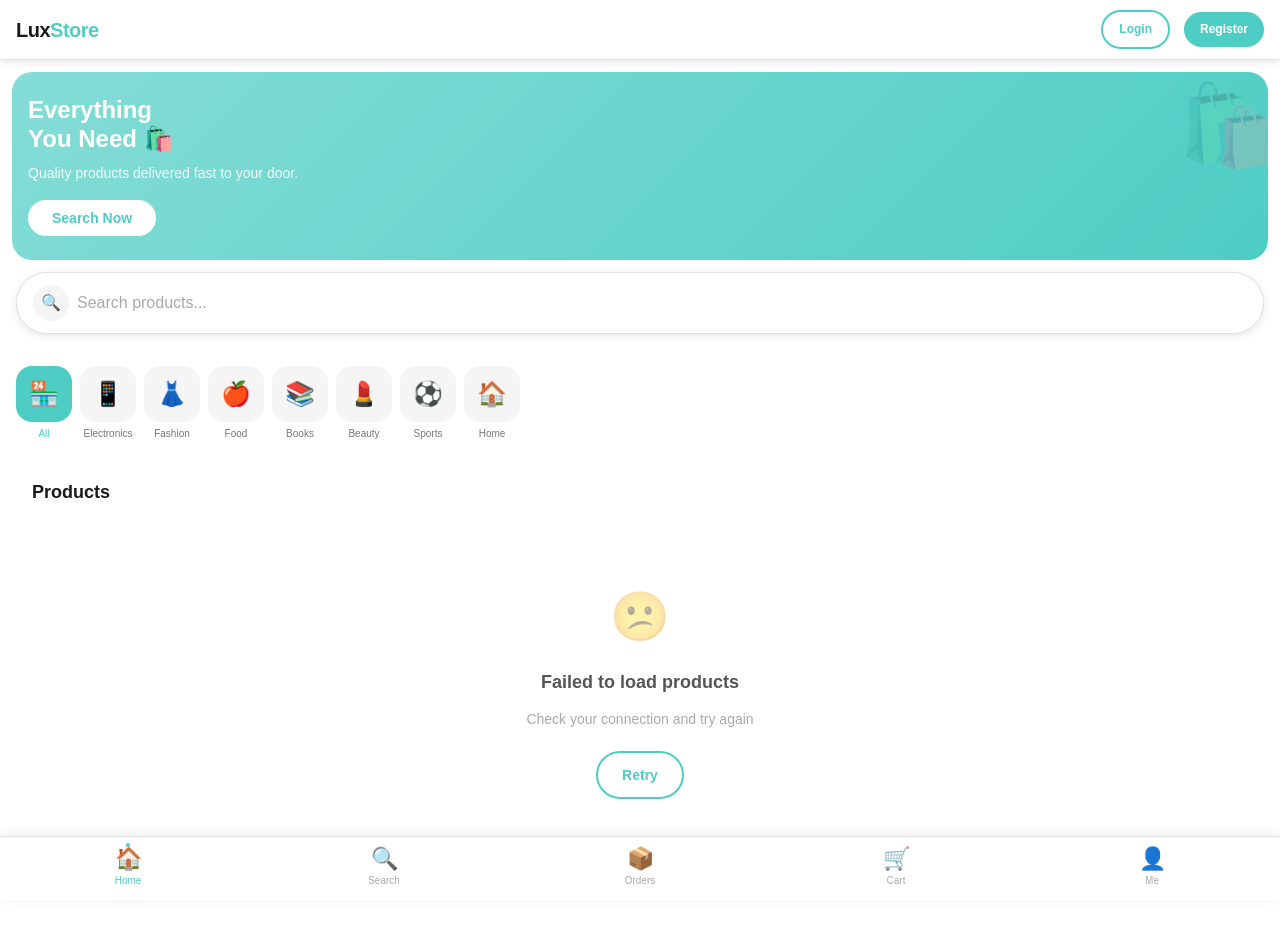
<file: index.html>
<!DOCTYPE html>
<html lang="en">

  <head>
    <meta charset="UTF-8" />
    <meta name="viewport" content="width=device-width, initial-scale=1.0, maximum-scale=1.0" />
    <title>LuxStore — Shop</title>
    <link rel="stylesheet" href="/css/style.css" />
    <link rel="stylesheet" href="/css/navbar.css" />
    <link rel="stylesheet" href="/css/products.css" />
  </head>

  <body>

    <!-- ── Hero Banner ── -->
    <div class="hero-banner">
      <h1>Everything<br />You Need 🛍️</h1>
      <p>Quality products delivered fast to your door.</p>
      <button class="btn" onclick="document.getElementById('search-input').focus()">
        Search Now
      </button>
    </div>

    <!-- ── Search Panel ── -->
    <div class="search-panel">
      <div class="search-panel-inner">
        <span class="search-panel-icon">🔍</span>
        <input id="search-input" type="search" class="form-control" placeholder="Search products..."
          autocomplete="off" />
      </div>
    </div>

    <!-- ── Categories ── -->
    <div class="categories-section">
      <div class="categories-scroll" id="categories-scroll"></div>
    </div>

    <!-- ── Products ── -->
    <div class="products-section">
      <div class="section-header">
        <h2>Products</h2>
      </div>
      <p class="search-results-header" id="search-results-header" style="display:none"></p>
      <div class="products-grid" id="products-grid"></div>
    </div>

    <!-- Scripts — order matters -->
    <script src="/js/auth.js"></script>
    <script src="/js/api.js"></script>
    <script src="/js/navbar.js"></script>
    <script src="/js/products.js"></script>
  </body>

</html>
</file>
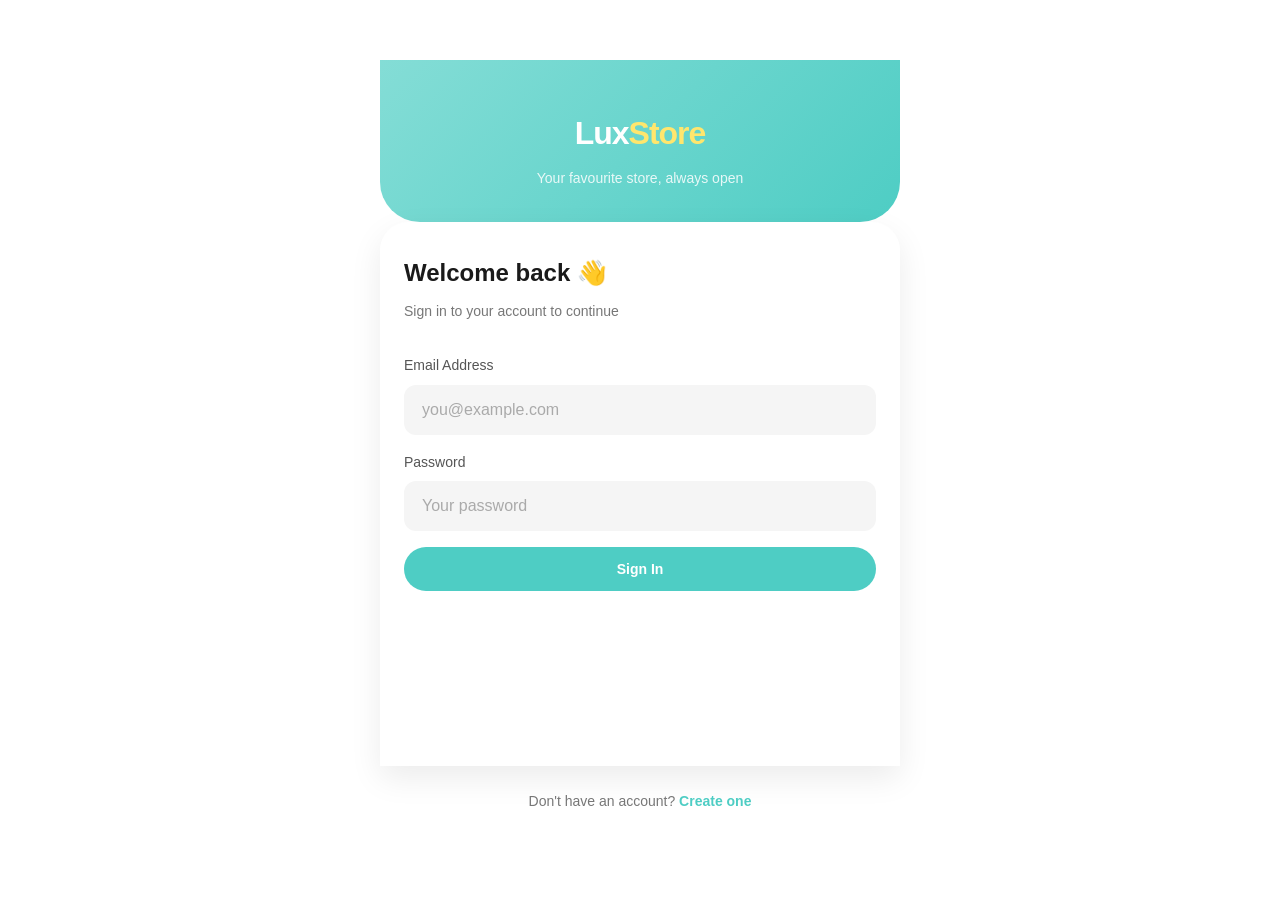
<file: admin.html>
<!DOCTYPE html>
<html lang="en">

  <head>
    <meta charset="UTF-8" />
    <meta name="viewport" content="width=device-width, initial-scale=1.0, maximum-scale=1.0" />
    <title>LuxStore — Admin</title>
    <link rel="stylesheet" href="/css/style.css" />
    <link rel="stylesheet" href="/css/navbar.css" />
    <link rel="stylesheet" href="/css/admin.css" />
  </head>

  <body class="admin-page">

    <!-- Stats -->
    <div class="stats-grid">
      <div class="stat-card green">
        <div class="stat-label">Products</div>
        <div class="stat-value" id="stat-products">—</div>
        <div class="stat-icon">🛍️</div>
      </div>
      <div class="stat-card yellow">
        <div class="stat-label">Orders</div>
        <div class="stat-value" id="stat-orders">—</div>
        <div class="stat-icon">📦</div>
      </div>
      <div class="stat-card pink">
        <div class="stat-label">Revenue</div>
        <div class="stat-value" id="stat-revenue" style="font-size:18px">—</div>
        <div class="stat-icon">💰</div>
      </div>
      <div class="stat-card purple">
        <div class="stat-label">Users</div>
        <div class="stat-value" id="stat-users">—</div>
        <div class="stat-icon">👥</div>
      </div>
    </div>

    <!-- Tab Navigation -->
    <div class="tab-nav">
      <button class="tab-btn active" data-tab="products">Products</button>
      <button class="tab-btn" data-tab="orders">Orders</button>
      <button class="tab-btn" data-tab="users">Users</button>
    </div>

    <!-- Products Tab -->
    <div class="tab-panel active" id="tab-products">
      <div class="admin-table-wrap">
        <table class="admin-table">
          <thead>
            <tr>
              <th>Img</th>
              <th>Name</th>
              <th>Price</th>
              <th>Stock</th>
              <th>Category</th>
              <th>Actions</th>
            </tr>
          </thead>
          <tbody id="products-tbody"></tbody>
        </table>
      </div>
    </div>

    <!-- Orders Tab -->
    <div class="tab-panel" id="tab-orders">
      <div class="admin-table-wrap">
        <table class="admin-table">
          <thead>
            <tr>
              <th>ID</th>
              <th>Customer</th>
              <th>Total</th>
              <th>Status</th>
              <th>Update</th>
            </tr>
          </thead>
          <tbody id="orders-tbody"></tbody>
        </table>
      </div>
    </div>

    <!-- Users Tab -->
    <div class="tab-panel" id="tab-users">
      <div class="admin-table-wrap">
        <table class="admin-table">
          <thead>
            <tr>
              <th>Name</th>
              <th>Email</th>
              <th>Role</th>
              <th>Action</th>
            </tr>
          </thead>
          <tbody id="users-tbody"></tbody>
        </table>
      </div>
    </div>

    <!-- FAB: Add Product -->
    <button class="fab-btn" id="fab-add-product" title="Add Product">+</button>

    <!-- Product Modal -->
    <div class="modal-overlay" id="product-modal">
      <div class="modal">
        <div class="modal-handle"></div>
        <div class="modal-header">
          <h3 id="product-modal-title">Add Product</h3>
          <button class="modal-close" id="close-product-modal">✕</button>
        </div>

        <div id="product-form-alert" class="alert"></div>

        <form id="product-form" novalidate>
          <div class="form-group">
            <label class="form-label">Name *</label>
            <input type="text" id="p-name" class="form-control" placeholder="Product name" />
          </div>
          <div class="form-group">
            <label class="form-label">Description *</label>
            <textarea id="p-description" class="form-control" rows="3" placeholder="Product description"></textarea>
          </div>
          <div class="product-form">
            <div class="form-row">
              <div class="form-group">
                <label class="form-label">Price ($) *</label>
                <input type="number" id="p-price" class="form-control" placeholder="0.00" min="0" step="0.01" />
              </div>
              <div class="form-group">
                <label class="form-label">Stock *</label>
                <input type="number" id="p-stock" class="form-control" placeholder="0" min="0" />
              </div>
            </div>
          </div>
          <div class="form-group">
            <label class="form-label">Category *</label>
            <select id="p-category" class="form-control">
              <option value="">Select category…</option>
              <option>Electronics</option>
              <option>Fashion</option>
              <option>Food</option>
              <option>Books</option>
              <option>Beauty</option>
              <option>Sports</option>
              <option>Home</option>
              <option>Other</option>
            </select>
          </div>
          <div class="form-group">
            <label class="form-label"> Product Image </label>
            <input type="file" id="p-image" class="form-control" placeholder="https://…" />
          </div>
          <button type="button" class="btn btn-primary" id="save-product-btn">Save</button>
        </form>
      </div>
    </div>

    <script src="/js/auth.js"></script>
    <script src="/js/api.js"></script>
    <script src="/js/navbar.js"></script>
    <script src="/js/admin.js"></script>
  </body>

</html>
</file>
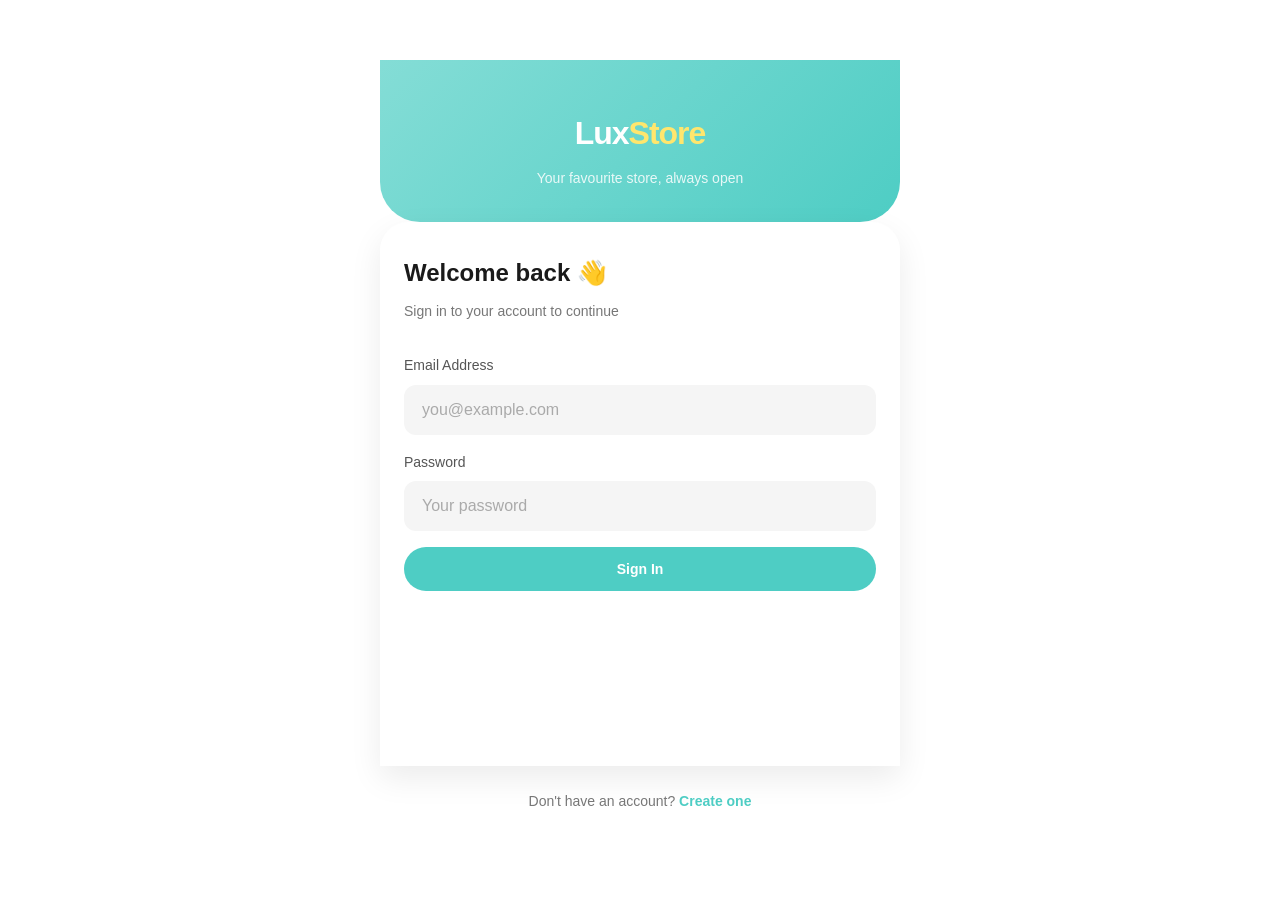
<file: cart.html>
<!DOCTYPE html>
<html lang="en">

  <head>
    <meta charset="UTF-8" />
    <meta name="viewport" content="width=device-width, initial-scale=1.0, maximum-scale=1.0" />
    <title>LuxStore — Cart</title>
    <link rel="stylesheet" href="/css/style.css" />
    <link rel="stylesheet" href="/css/navbar.css" />
    <link rel="stylesheet" href="/css/cart.css" />
  </head>

  <body class="cart-page">

    <!-- Cart Items -->
    <div class="cart-items-list" id="cart-items-list"></div>

    <!-- Order Summary -->
    <div class="order-summary" id="order-summary" style="display:none">
      <h3>Order Summary</h3>
      <div class="summary-row">
        <span id="summary-items-count">0 items</span>
      </div>
      <div class="divider"></div>
      <div class="summary-row total">
        <span>Total</span>
        <span id="summary-total">$0.00</span>
      </div>
    </div>

    <!-- Checkout Button -->
    <div class="checkout-btn-wrap" id="checkout-btn-wrap" style="display:none">
      <button class="btn btn-primary" id="checkout-btn">
        Checkout
      </button>
    </div>

    <script src="/js/auth.js"></script>
    <script src="/js/api.js"></script>
    <script src="/js/navbar.js"></script>
    <script src="/js/cart.js"></script>
  </body>

</html>
</file>
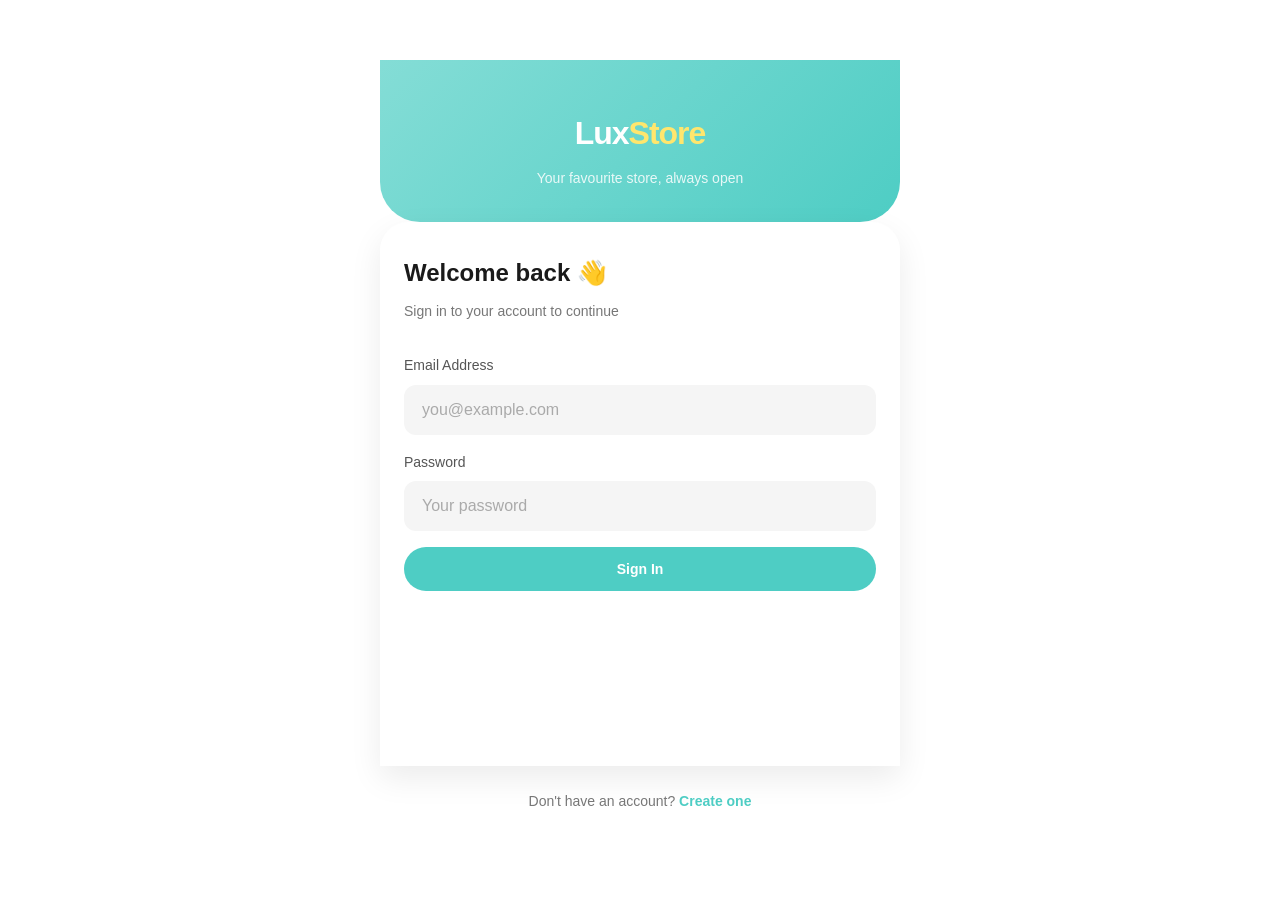
<file: login.html>
<!DOCTYPE html>
<html lang="en">

  <head>
    <meta charset="UTF-8" />
    <meta name="viewport" content="width=device-width, initial-scale=1.0, maximum-scale=1.0" />
    <title>LuxStore — Sign In</title>
    <link rel="stylesheet" href="/css/style.css" />
    <link rel="stylesheet" href="/css/auth.css" />
  </head>

  <body class="auth-page">

    <!-- Header -->
    <div class="auth-header">
      <div class="auth-logo">Lux<span>Store</span></div>
      <p class="auth-tagline">Your favourite store, always open</p>
    </div>

    <!-- Form Body -->
    <div class="auth-body">
      <h1 class="auth-title">Welcome back 👋</h1>
      <p class="auth-subtitle">Sign in to your account to continue</p>

      <div id="login-alert" class="alert"></div>

      <form id="login-form" novalidate>
        <div class="form-group">
          <label class="form-label" for="email">Email Address</label>
          <input type="email" id="email" class="form-control" placeholder="you@example.com" autocomplete="email"
            required />
        </div>

        <div class="form-group">
          <label class="form-label" for="password">Password</label>
          <input type="password" id="password" class="form-control" placeholder="Your password"
            autocomplete="current-password" required />
        </div>

        <button type="submit" class="btn btn-primary" id="login-btn">
          Sign In
        </button>
      </form>
    </div>

    <!-- Footer -->
    <div class="auth-footer">
      Don't have an account? <a href="/register.html">Create one</a>
    </div>

    <script src="/js/auth.js"></script>
    <script src="/js/api.js"></script>
    <script src="/js/navbar.js"></script>
    <script src="/js/login.js"></script>
  </body>

</html>
</file>
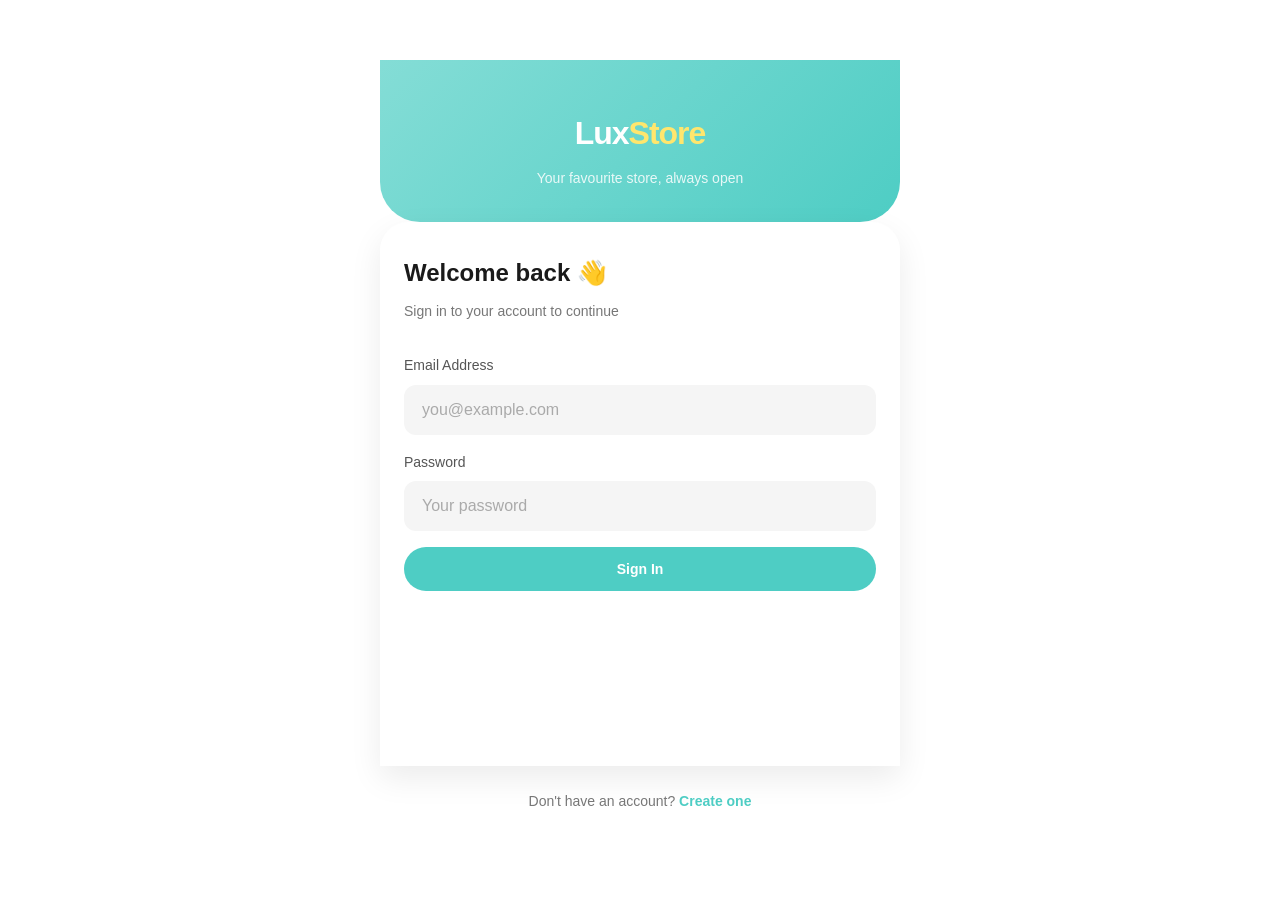
<file: orders.html>
<!DOCTYPE html>
<html lang="en">

  <head>
    <meta charset="UTF-8" />
    <meta name="viewport" content="width=device-width, initial-scale=1.0, maximum-scale=1.0" />
    <title>LuxStore — My Orders</title>
    <link rel="stylesheet" href="/css/style.css" />
    <link rel="stylesheet" href="/css/navbar.css" />
    <link rel="stylesheet" href="/css/orders.css" />
  </head>

  <body class="orders-page">

    <div class="orders-list" id="orders-list"></div>

    <script src="/js/auth.js"></script>
    <script src="/js/api.js"></script>
    <script src="/js/navbar.js"></script>
    <script src="/js/orders.js"></script>
  </body>

</html>
</file>
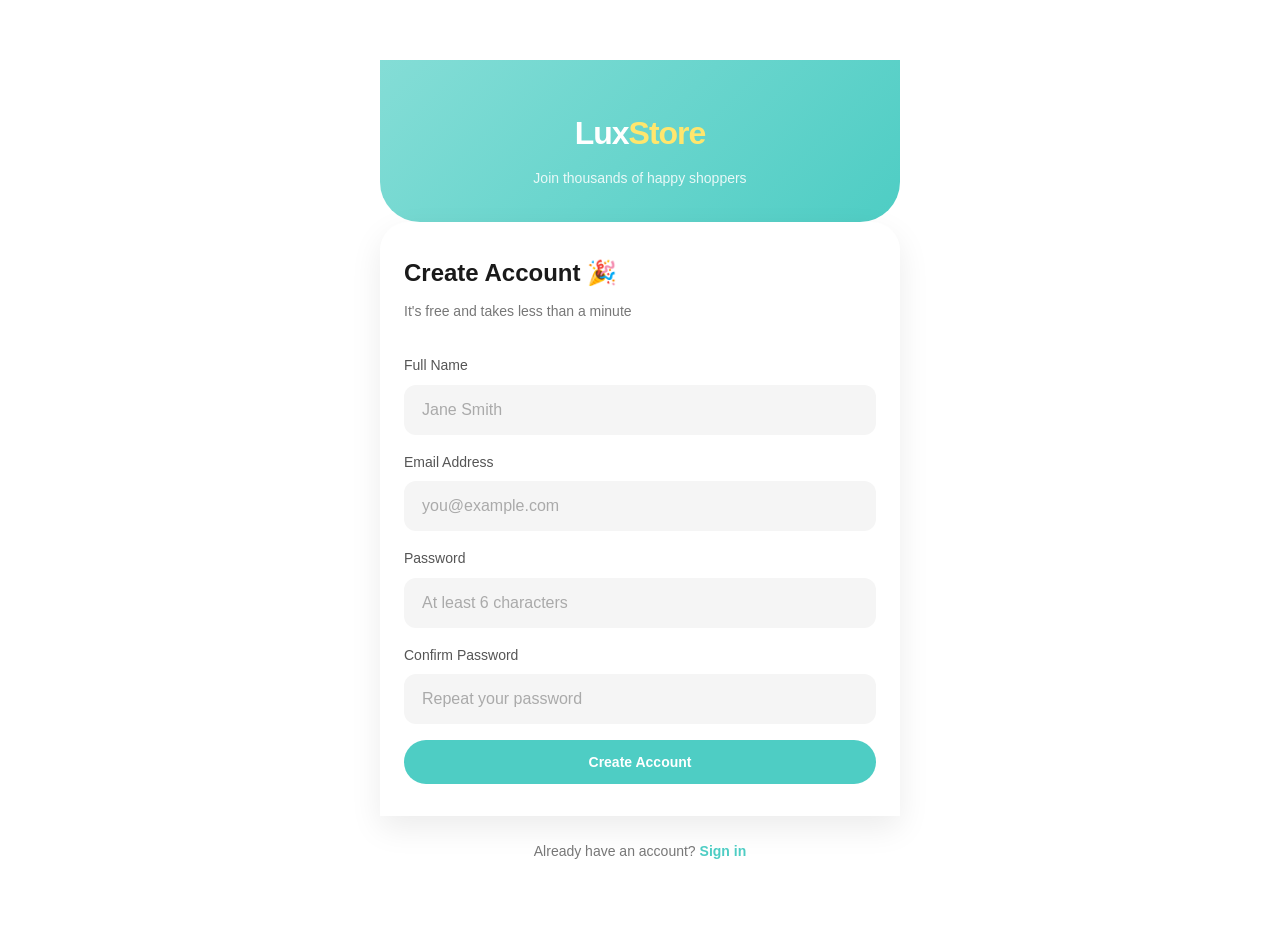
<file: register.html>
<!DOCTYPE html>
<html lang="en">

  <head>
    <meta charset="UTF-8" />
    <meta name="viewport" content="width=device-width, initial-scale=1.0, maximum-scale=1.0" />
    <title>LuxStore — Create Account</title>
    <link rel="stylesheet" href="/css/style.css" />
    <link rel="stylesheet" href="/css/auth.css" />
  </head>

  <body class="auth-page">

    <!-- Header -->
    <div class="auth-header">
      <div class="auth-logo">Lux<span>Store</span></div>
      <p class="auth-tagline">Join thousands of happy shoppers</p>
    </div>

    <!-- Form Body -->
    <div class="auth-body">
      <h1 class="auth-title">Create Account 🎉</h1>
      <p class="auth-subtitle">It's free and takes less than a minute</p>

      <div id="register-alert" class="alert"></div>

      <form id="register-form" novalidate>
        <div class="form-group">
          <label class="form-label" for="name">Full Name</label>
          <input type="text" id="name" class="form-control" placeholder="Jane Smith" autocomplete="name" required />
        </div>

        <div class="form-group">
          <label class="form-label" for="email">Email Address</label>
          <input type="email" id="email" class="form-control" placeholder="you@example.com" autocomplete="email"
            required />
        </div>

        <div class="form-group">
          <label class="form-label" for="password">Password</label>
          <input type="password" id="password" class="form-control" placeholder="At least 6 characters"
            autocomplete="new-password" required />
        </div>

        <div class="form-group">
          <label class="form-label" for="confirm-password">Confirm Password</label>
          <input type="password" id="confirm-password" class="form-control" placeholder="Repeat your password"
            autocomplete="new-password" required />
        </div>

        <button type="submit" class="btn btn-primary" id="register-btn">
          Create Account
        </button>
      </form>
    </div>

    <!-- Footer -->
    <div class="auth-footer">
      Already have an account? <a href="/login.html">Sign in</a>
    </div>

    <script src="/js/auth.js"></script>
    <script src="/js/api.js"></script>
    <script src="/js/navbar.js"></script>
    <script src="/js/register.js"></script>
  </body>

</html>
</file>
<file: css/style.css>
/* ============================================
   LuxStore — style.css
   Global styles, variables, shared components
   ============================================ */

/* Root Variables */
:root {
    --primary-color: rgb(132, 221, 214);
    --secondary-color: #4ECDC4;
    --accent-yellow: #FFE66D;
    --accent-pink: #F38181;
    --accent-purple: #AA96DA;
    --success-color: #2ECC71;
    --warning-color: #F39C12;
    --danger-color: #E74C3C;
    --dark-text: #1A1A1A;
    --light-gray: #F5F5F5;
    --border-gray: #E0E0E0;
    --white: #FFFFFF;

    --spacing-xs: 4px;
    --spacing-sm: 8px;
    --spacing-md: 12px;
    --spacing-lg: 16px;
    --spacing-xl: 24px;
    --spacing-2xl: 32px;
    --spacing-3xl: 48px;

    --font-primary: -apple-system, BlinkMacSystemFont, 'Segoe UI', Roboto, Oxygen, Ubuntu, Cantarell, sans-serif;
    --font-size-xs: 12px;
    --font-size-sm: 14px;
    --font-size-base: 16px;
    --font-size-lg: 18px;
    --font-size-xl: 20px;
    --font-size-2xl: 24px;
    --font-size-3xl: 32px;

    --shadow-sm: 0 2px 8px rgba(0, 0, 0, 0.1);
    --shadow-md: 0 4px 12px rgba(0, 0, 0, 0.15);
    --shadow-lg: 0 8px 24px rgba(0, 0, 0, 0.2);

    --radius-sm: 6px;
    --radius-md: 12px;
    --radius-lg: 16px;
    --radius-xl: 20px;
    --radius-full: 999px;

    --transition-fast: 150ms cubic-bezier(0.4, 0, 0.2, 1);
    --transition-base: 250ms cubic-bezier(0.4, 0, 0.2, 1);

    --top-nav-height: 60px;
    --bottom-nav-height: 64px;
}

/* ── Reset ─────────────────────────────────── */
*, *::before, *::after { margin: 0; padding: 0; box-sizing: border-box; }
html { scroll-behavior: smooth; }
body {
    font-family: var(--font-primary);
    background: var(--white);
    color: var(--dark-text);
    line-height: 1.6;
    font-size: var(--font-size-base);
    overflow-x: hidden;
    /* Space for fixed top and bottom navbars */
    padding-top: var(--top-nav-offset, var(--top-nav-height));
    padding-bottom: var(--bottom-nav-height);
}
a { color: inherit; text-decoration: none; }
button { border: none; cursor: pointer; font-family: inherit; font-size: inherit; background: none; }
input, textarea, select { border: none; font-family: inherit; font-size: inherit; outline: none; }
img { max-width: 100%; display: block; }
ul { list-style: none; }

/* ── Typography ────────────────────────────── */
h1 { font-size: var(--font-size-2xl); font-weight: 700; }
h2 { font-size: var(--font-size-xl);  font-weight: 700; }
h3 { font-size: var(--font-size-lg);  font-weight: 600; }
h4 { font-size: var(--font-size-base); font-weight: 600; }

/* ── Buttons ───────────────────────────────── */
.btn {
    display: inline-flex;
    align-items: center;
    justify-content: center;
    gap: var(--spacing-sm);
    padding: 14px var(--spacing-xl);
    border-radius: var(--radius-full);
    font-weight: 600;
    font-size: var(--font-size-sm);
    transition: all var(--transition-base);
    cursor: pointer;
    border: none;
    width: 100%;
}

.btn-primary {
    background: var(--secondary-color);
    color: var(--white);
}
.btn-primary:active { transform: scale(0.97); background: #3dbdb5; }

.btn-outline {
    background: transparent;
    border: 2px solid var(--secondary-color);
    color: var(--secondary-color);
}
.btn-outline:active { transform: scale(0.97); }

.btn-danger {
    background: var(--danger-color);
    color: var(--white);
}

.btn-sm {
    padding: 8px var(--spacing-lg);
    font-size: var(--font-size-xs);
    width: auto;
}

/* ── Form Controls ─────────────────────────── */
.form-group {
    margin-bottom: var(--spacing-lg);
}

.form-label {
    display: block;
    font-size: var(--font-size-sm);
    font-weight: 500;
    color: #555;
    margin-bottom: var(--spacing-sm);
}

.form-control {
    width: 100%;
    background: var(--light-gray);
    border: 2px solid transparent;
    border-radius: var(--radius-md);
    padding: 14px var(--spacing-lg);
    font-size: var(--font-size-base);
    color: var(--dark-text);
    transition: border-color var(--transition-fast);
}
.form-control:focus {
    border-color: var(--secondary-color);
    background: var(--white);
}
.form-control::placeholder { color: #aaa; }

/* ── Cards ─────────────────────────────────── */
.card {
    background: var(--white);
    border-radius: var(--radius-lg);
    box-shadow: var(--shadow-sm);
    overflow: hidden;
}

/* ── Badges ─────────────────────────────────── */
.badge {
    display: inline-flex;
    align-items: center;
    padding: 4px 10px;
    border-radius: var(--radius-full);
    font-size: var(--font-size-xs);
    font-weight: 600;
}
.badge-pending   { background: #fff3cd; color: #856404; }
.badge-shipped   { background: #cff4fc; color: #055160; }
.badge-delivered { background: #d1e7dd; color: #0a3622; }
.badge-cancelled { background: #f8d7da; color: #842029; }

/* ── Alert ──────────────────────────────────── */
.alert {
    padding: var(--spacing-md) var(--spacing-lg);
    border-radius: var(--radius-md);
    font-size: var(--font-size-sm);
    font-weight: 500;
    margin-bottom: var(--spacing-lg);
    display: none;
}
.alert.show { display: block; }
.alert-error   { background: #fee2e2; color: #dc2626; }
.alert-success { background: #dcfce7; color: #16a34a; }

/* ── Toast ──────────────────────────────────── */
.toast-container {
    position: fixed;
    top: calc(var(--top-nav-height) + 10px);
    left: 50%;
    transform: translateX(-50%);
    z-index: 9999;
    display: flex;
    flex-direction: column;
    gap: var(--spacing-sm);
    width: 90%;
    max-width: 360px;
    pointer-events: none;
}

.toast {
    background: var(--dark-text);
    color: var(--white);
    padding: var(--spacing-md) var(--spacing-lg);
    border-radius: var(--radius-md);
    font-size: var(--font-size-sm);
    font-weight: 500;
    box-shadow: var(--shadow-lg);
    animation: toastIn 0.3s ease forwards;
    display: flex;
    align-items: center;
    gap: var(--spacing-sm);
}
.toast.success { background: var(--success-color); }
.toast.error   { background: var(--danger-color);  }
.toast.fade-out { animation: toastOut 0.3s ease forwards; }

@keyframes toastIn {
    from { opacity: 0; transform: translateY(-10px); }
    to   { opacity: 1; transform: translateY(0); }
}
@keyframes toastOut {
    from { opacity: 1; }
    to   { opacity: 0; }
}

/* ── Loading Spinner ────────────────────────── */
.spinner-wrap {
    display: flex;
    flex-direction: column;
    align-items: center;
    justify-content: center;
    padding: 60px 20px;
    gap: var(--spacing-lg);
    color: #aaa;
    font-size: var(--font-size-sm);
}

.spinner {
    width: 36px;
    height: 36px;
    border: 3px solid var(--border-gray);
    border-top-color: var(--secondary-color);
    border-radius: 50%;
    animation: spin 0.7s linear infinite;
}

@keyframes spin { to { transform: rotate(360deg); } }

/* ── Empty State ────────────────────────────── */
.empty-state {
    display: flex;
    flex-direction: column;
    align-items: center;
    justify-content: center;
    padding: 60px 20px;
    text-align: center;
    gap: var(--spacing-md);
}
.empty-state .empty-icon { font-size: 48px; opacity: 0.4; }
.empty-state h3 { color: #555; font-size: var(--font-size-lg); }
.empty-state p  { color: #aaa; font-size: var(--font-size-sm); }

/* ── Section Header ─────────────────────────── */
.section-header {
    display: flex;
    align-items: center;
    justify-content: space-between;
    padding: var(--spacing-lg) var(--spacing-lg) var(--spacing-md);
}
.section-header h2 { font-size: var(--font-size-lg); }
.section-header a  { font-size: var(--font-size-sm); color: var(--secondary-color); font-weight: 600; }

/* ── Page Container ─────────────────────────── */
.page { min-height: 100vh; }

/* ── Divider ────────────────────────────────── */
.divider {
    height: 1px;
    background: var(--border-gray);
    margin: var(--spacing-lg) 0;
}

/* ── Skeleton Loading ───────────────────────── */
.skeleton {
    background: linear-gradient(90deg, #f0f0f0 25%, #e0e0e0 50%, #f0f0f0 75%);
    background-size: 200% 100%;
    animation: shimmer 1.5s infinite;
    border-radius: var(--radius-sm);
}
@keyframes shimmer {
    from { background-position: 200% 0; }
    to   { background-position: -200% 0; }
}

/* ── Quantity Control ───────────────────────── */
.qty-control {
    display: flex;
    align-items: center;
    gap: var(--spacing-sm);
    background: var(--light-gray);
    border-radius: var(--radius-full);
    padding: 4px;
}
.qty-btn {
    width: 32px;
    height: 32px;
    border-radius: 50%;
    background: var(--white);
    box-shadow: var(--shadow-sm);
    display: flex;
    align-items: center;
    justify-content: center;
    font-size: var(--font-size-lg);
    font-weight: 700;
    color: var(--dark-text);
    transition: all var(--transition-fast);
    flex-shrink: 0;
}
.qty-btn:active { transform: scale(0.9); }
.qty-btn:disabled { opacity: 0.4; }
.qty-display {
    min-width: 32px;
    text-align: center;
    font-weight: 700;
    font-size: var(--font-size-base);
}

/* ── Modal ──────────────────────────────────── */
.modal-overlay {
    position: fixed;
    inset: 0;
    background: rgba(0,0,0,0.5);
    z-index: 2000;
    display: none;
    align-items: flex-end;
}
.modal-overlay.open { display: flex; }

.modal {
    background: var(--white);
    border-radius: var(--radius-xl) var(--radius-xl) 0 0;
    width: 100%;
    max-height: 90vh;
    overflow-y: auto;
    animation: slideUp 0.3s ease;
    padding: var(--spacing-xl);
    padding-bottom: calc(var(--spacing-xl) + var(--bottom-nav-height));
}
@keyframes slideUp {
    from { transform: translateY(100%); }
    to   { transform: translateY(0); }
}

.modal-handle {
    width: 40px;
    height: 4px;
    background: var(--border-gray);
    border-radius: var(--radius-full);
    margin: 0 auto var(--spacing-lg);
}

.modal-header {
    display: flex;
    align-items: center;
    justify-content: space-between;
    margin-bottom: var(--spacing-xl);
}
.modal-close {
    width: 32px;
    height: 32px;
    border-radius: 50%;
    background: var(--light-gray);
    display: flex;
    align-items: center;
    justify-content: center;
    font-size: var(--font-size-lg);
    color: #555;
}
</file>
<file: css/navbar.css>
/* ============================================
   navbar.css — Top & Bottom Navigation
   ============================================ */

/* ── Top Navbar ─────────────────────────────── */
.top-nav {
    position: fixed;
    top: 0; left: 0; right: 0;
    height: var(--top-nav-height);
    background: var(--white);
    border-bottom: 1px solid var(--border-gray);
    display: flex;
    align-items: center;
    justify-content: space-between;
    padding: 0 var(--spacing-lg);
    z-index: 1000;
    box-shadow: var(--shadow-sm);
}

.top-nav-logo {
    font-size: var(--font-size-xl);
    font-weight: 800;
    color: var(--dark-text);
    letter-spacing: -0.5px;
}
.top-nav-logo span { color: var(--secondary-color); }

.top-nav-actions {
    display: flex;
    align-items: center;
    gap: var(--spacing-sm);
    flex-shrink: 0;
}

.top-nav-icon-btn {
    width: 40px;
    height: 40px;
    border-radius: 50%;
    background: var(--light-gray);
    display: flex;
    align-items: center;
    justify-content: center;
    font-size: 18px;
    position: relative;
    transition: background var(--transition-fast);
}
.top-nav-icon-btn:active { background: var(--border-gray); }

/* Cart badge on top nav */
.nav-cart-badge {
    position: absolute;
    top: -2px;
    right: -2px;
    background: var(--accent-pink);
    color: var(--white);
    font-size: 9px;
    font-weight: 700;
    min-width: 16px;
    height: 16px;
    border-radius: var(--radius-full);
    display: flex;
    align-items: center;
    justify-content: center;
    padding: 0 3px;
    border: 2px solid var(--white);
}

/* Search bar in top nav (shown on index page) */
.top-nav-search {
    flex: 1;
    min-width: 0;
    display: flex;
    align-items: center;
    background: var(--light-gray);
    border-radius: var(--radius-full);
    padding: 0 var(--spacing-md);
    margin: 0 var(--spacing-sm);
    height: 40px;
    gap: var(--spacing-sm);
    border: 2px solid transparent;
    transition: border-color var(--transition-fast);
}

.top-nav {
    flex-wrap: wrap;
}

@media (max-width: 640px) {
    .top-nav {
        align-items: flex-start;
        padding: 8px 12px;
        gap: 8px;
        min-height: auto;
    }

    .top-nav-logo {
        font-size: 18px;
    }

    .top-nav-search {
        width: 100%;
        margin: 0;
    }

    .top-nav-actions {
        width: 100%;
        justify-content: flex-end;
        flex-wrap: wrap;
        gap: 6px;
    }

    .top-nav-actions .btn {
        min-width: 120px;
        white-space: nowrap;
    }
}
.top-nav-search:focus-within { border-color: var(--secondary-color); }
.top-nav-search input {
    flex: 1;
    background: transparent;
    font-size: var(--font-size-sm);
    color: var(--dark-text);
}
.top-nav-search input::placeholder { color: #aaa; }
.top-nav-search .search-icon { font-size: 16px; color: #aaa; }

/* Page title style (for inner pages) */
.top-nav-title {
    font-size: var(--font-size-base);
    font-weight: 700;
}

/* ── Bottom Navbar ──────────────────────────── */
.bottom-nav {
    position: fixed;
    bottom: 0; left: 0; right: 0;
    height: var(--bottom-nav-height);
    background: var(--white);
    border-top: 1px solid var(--border-gray);
    display: flex;
    align-items: center;
    justify-content: space-around;
    z-index: 1000;
    box-shadow: 0 -2px 12px rgba(0,0,0,0.08);
    padding-bottom: env(safe-area-inset-bottom);
}

.bottom-nav-item {
    display: flex;
    flex-direction: column;
    align-items: center;
    justify-content: center;
    gap: 3px;
    flex: 1;
    height: 100%;
    color: #aaa;
    font-size: var(--font-size-xs);
    font-weight: 500;
    transition: color var(--transition-fast);
    position: relative;
    cursor: pointer;
}

.bottom-nav-item .nav-icon { font-size: 22px; line-height: 1; }
.bottom-nav-item span { font-size: 10px; }

.bottom-nav-item.active { color: var(--secondary-color); }

/* Active indicator dot */
.bottom-nav-item.active::before {
    content: '';
    position: absolute;
    top: 6px;
    width: 4px;
    height: 4px;
    border-radius: 50%;
    background: var(--secondary-color);
}

/* Cart badge on bottom nav */
.bottom-nav-badge {
    position: absolute;
    top: 4px;
    right: calc(50% - 20px);
    background: var(--accent-pink);
    color: var(--white);
    font-size: 9px;
    font-weight: 700;
    min-width: 16px;
    height: 16px;
    border-radius: var(--radius-full);
    display: flex;
    align-items: center;
    justify-content: center;
    padding: 0 3px;
    border: 2px solid var(--white);
}
</file>
<file: css/products.css>
/* ============================================
   products.css — Product Grid & Cards
   ============================================ */

/* ── Hero Banner ────────────────────────────── */
.hero-banner {
    background: linear-gradient(135deg, var(--primary-color), var(--secondary-color));
    padding: var(--spacing-xl) var(--spacing-lg);
    margin: var(--spacing-md);
    border-radius: var(--radius-xl);
    color: var(--white);
    position: relative;
    overflow: hidden;
}

.hero-banner::before {
    content: '🛍️';
    position: absolute;
    right: -10px;
    top: -10px;
    font-size: 80px;
    opacity: 0.2;
}

.hero-banner h1 {
    font-size: var(--font-size-2xl);
    font-weight: 800;
    margin-bottom: var(--spacing-sm);
    line-height: 1.2;
}

.hero-banner p {
    font-size: var(--font-size-sm);
    opacity: 0.9;
    margin-bottom: var(--spacing-lg);
}

.hero-banner .btn {
    width: auto;
    background: var(--white);
    color: var(--secondary-color);
    padding: 10px var(--spacing-xl);
    font-weight: 700;
}

.search-panel {
    padding: 0 var(--spacing-lg) var(--spacing-md);
}

.search-panel-inner {
    display: flex;
    align-items: center;
    gap: var(--spacing-sm);
    background: var(--white);
    border-radius: var(--radius-full);
    border: 1px solid var(--border-gray);
    padding: 12px 16px;
    box-shadow: var(--shadow-sm);
}

.search-panel-icon {
    display: inline-flex;
    align-items: center;
    justify-content: center;
    width: 36px;
    height: 36px;
    border-radius: 50%;
    background: var(--light-gray);
    font-size: 16px;
}

.search-panel-inner .form-control {
    flex: 1;
    min-width: 0;
    border: none;
    background: transparent;
    padding: 0;
}

.search-panel-inner .form-control:focus {
    box-shadow: none;
}

/* ── Category Scroll ────────────────────────── */
.categories-section {
    padding: var(--spacing-md) 0;
}

.categories-scroll {
    display: flex;
    gap: var(--spacing-sm);
    overflow-x: auto;
    padding: var(--spacing-sm) var(--spacing-lg);
    scrollbar-width: none;
    -ms-overflow-style: none;
}
.categories-scroll::-webkit-scrollbar { display: none; }

.category-chip {
    display: flex;
    flex-direction: column;
    align-items: center;
    gap: 4px;
    flex-shrink: 0;
    cursor: pointer;
    transition: transform var(--transition-fast);
}
.category-chip:active { transform: scale(0.95); }

.category-chip-icon {
    width: 56px;
    height: 56px;
    border-radius: var(--radius-lg);
    background: var(--light-gray);
    display: flex;
    align-items: center;
    justify-content: center;
    font-size: 24px;
    border: 2px solid transparent;
    transition: all var(--transition-fast);
}

.category-chip.active .category-chip-icon {
    background: var(--secondary-color);
    border-color: var(--secondary-color);
}

.category-chip-label {
    font-size: 10px;
    font-weight: 500;
    color: #777;
    white-space: nowrap;
}
.category-chip.active .category-chip-label { color: var(--secondary-color); }

/* ── Products Grid ──────────────────────────── */
.products-section { padding: 0 var(--spacing-lg) var(--spacing-lg); }

.products-grid {
    display: grid;
    grid-template-columns: 1fr 1fr;
    gap: var(--spacing-md);
}

/* ── Product Card ───────────────────────────── */
.product-card {
    background: var(--white);
    border-radius: var(--radius-lg);
    overflow: hidden;
    box-shadow: var(--shadow-sm);
    border: 1px solid var(--border-gray);
    transition: transform var(--transition-fast), box-shadow var(--transition-fast);
    display: flex;
    flex-direction: column;
}
.product-card:active { transform: scale(0.98); }

.product-card-img-wrap {
    position: relative;
    aspect-ratio: 1 / 1;
    background: var(--light-gray);
    overflow: hidden;
}

.product-card-img {
    width: 100%;
    height: 100%;
    object-fit: cover;
    opacity: 0;
    transition: opacity 220ms ease, transform var(--transition-base);
}

.product-card-img.loaded {
    opacity: 1;
}

.product-out-of-stock-overlay {
    position: absolute;
    inset: 0;
    background: rgba(0,0,0,0.45);
    display: flex;
    align-items: center;
    justify-content: center;
    color: var(--white);
    font-size: var(--font-size-xs);
    font-weight: 700;
    letter-spacing: 0.05em;
    text-transform: uppercase;
}

.product-category-tag {
    position: absolute;
    top: 8px;
    left: 8px;
    background: rgba(255,255,255,0.92);
    color: var(--dark-text);
    font-size: 10px;
    font-weight: 600;
    padding: 3px 8px;
    border-radius: var(--radius-full);
}

.product-card-body {
    padding: var(--spacing-md);
    flex: 1;
    display: flex;
    flex-direction: column;
    gap: var(--spacing-xs);
}

.product-card-name {
    font-size: var(--font-size-sm);
    font-weight: 600;
    color: var(--dark-text);
    line-height: 1.3;
    display: -webkit-box;
    -webkit-line-clamp: 2;
    -webkit-box-orient: vertical;
    overflow: hidden;
}

.product-card-price {
    font-size: var(--font-size-base);
    font-weight: 800;
    color: var(--secondary-color);
    margin-top: auto;
}

.product-card-stock {
    font-size: 10px;
    color: #aaa;
}
.product-card-stock.low  { color: var(--warning-color); }
.product-card-stock.out  { color: var(--danger-color);  }

.product-add-btn {
    width: 32px;
    height: 32px;
    border-radius: 50%;
    background: var(--secondary-color);
    color: var(--white);
    display: flex;
    align-items: center;
    justify-content: center;
    font-size: 20px;
    font-weight: 700;
    flex-shrink: 0;
    transition: all var(--transition-fast);
    margin-left: auto;
    margin-top: var(--spacing-sm);
}
.product-add-btn:active  { transform: scale(0.9); }
.product-add-btn:disabled { background: var(--border-gray); cursor: not-allowed; }

/* ── Search Results Header ──────────────────── */
.search-results-header {
    padding: var(--spacing-md) var(--spacing-lg);
    font-size: var(--font-size-sm);
    color: #777;
}
.search-results-header strong { color: var(--dark-text); }

/* ── Skeleton product cards ─────────────────── */
.product-card-skeleton {
    border-radius: var(--radius-lg);
    overflow: hidden;
    border: 1px solid var(--border-gray);
}
.skeleton-img   { aspect-ratio: 1/1; }
.skeleton-text  { height: 12px; margin: var(--spacing-md) var(--spacing-md) var(--spacing-sm); }
.skeleton-text2 { height: 12px; width: 60%; margin: 0 var(--spacing-md) var(--spacing-md); }
</file>
<file: css/admin.css>
/* ============================================
   admin.css — Admin Dashboard Styles
   ============================================ */

.admin-page { background: var(--light-gray); }

/* ── Stats Grid ─────────────────────────────── */
.stats-grid {
    display: grid;
    grid-template-columns: 1fr 1fr;
    gap: var(--spacing-md);
    padding: var(--spacing-lg);
}

.stat-card {
    background: var(--white);
    border-radius: var(--radius-lg);
    padding: var(--spacing-lg);
    box-shadow: var(--shadow-sm);
    position: relative;
    overflow: hidden;
}

.stat-card::before {
    content: '';
    position: absolute;
    top: 0; left: 0; right: 0;
    height: 3px;
}

.stat-card.green::before  { background: var(--secondary-color); }
.stat-card.yellow::before { background: var(--accent-yellow);   }
.stat-card.pink::before   { background: var(--accent-pink);     }
.stat-card.purple::before { background: var(--accent-purple);   }

.stat-label {
    font-size: var(--font-size-xs);
    color: #aaa;
    font-weight: 500;
    text-transform: uppercase;
    letter-spacing: 0.05em;
    margin-bottom: var(--spacing-sm);
}

.stat-value {
    font-size: var(--font-size-2xl);
    font-weight: 800;
    color: var(--dark-text);
    line-height: 1;
}

.stat-icon {
    position: absolute;
    bottom: 8px;
    right: 12px;
    font-size: 28px;
    opacity: 0.15;
}

/* ── Tab Nav ────────────────────────────────── */
.tab-nav {
    display: flex;
    background: var(--white);
    border-bottom: 1px solid var(--border-gray);
    overflow-x: auto;
    scrollbar-width: none;
}
.tab-nav::-webkit-scrollbar { display: none; }

.tab-btn {
    flex: 1;
    min-width: 80px;
    padding: var(--spacing-md) var(--spacing-sm);
    font-size: var(--font-size-sm);
    font-weight: 600;
    color: #aaa;
    border-bottom: 2px solid transparent;
    transition: all var(--transition-fast);
    white-space: nowrap;
    text-align: center;
}

.tab-btn.active {
    color: var(--secondary-color);
    border-bottom-color: var(--secondary-color);
}

.tab-panel { display: none; }
.tab-panel.active { display: block; }

/* ── Admin Table ────────────────────────────── */
.admin-table-wrap {
    padding: var(--spacing-md) var(--spacing-lg);
    overflow-x: auto;
}

.admin-table {
    width: 100%;
    border-collapse: collapse;
    background: var(--white);
    border-radius: var(--radius-lg);
    overflow: hidden;
    box-shadow: var(--shadow-sm);
    font-size: var(--font-size-xs);
    min-width: 480px;
}

.admin-table th {
    background: var(--light-gray);
    padding: var(--spacing-md);
    text-align: left;
    font-weight: 700;
    color: #777;
    text-transform: uppercase;
    letter-spacing: 0.05em;
    font-size: 10px;
}

.admin-table td {
    padding: var(--spacing-md);
    border-top: 1px solid var(--border-gray);
    color: var(--dark-text);
    vertical-align: middle;
}

.admin-table tr:hover td { background: #fafafa; }

.admin-table-img {
    width: 40px;
    height: 40px;
    border-radius: var(--radius-sm);
    object-fit: cover;
    background: var(--light-gray);
}

.table-product-name {
    max-width: 120px;
    white-space: nowrap;
    overflow: hidden;
    text-overflow: ellipsis;
    font-weight: 600;
}

/* ── Table Action Buttons ───────────────────── */
.table-actions { display: flex; gap: var(--spacing-sm); }

.action-btn {
    padding: 5px 10px;
    border-radius: var(--radius-sm);
    font-size: 10px;
    font-weight: 700;
    transition: all var(--transition-fast);
}

.action-btn.edit   { background: #e0f2fe; color: #0369a1; }
.action-btn.delete { background: #fee2e2; color: var(--danger-color); }
.action-btn:active { transform: scale(0.95); }

/* ── Status Select ──────────────────────────── */
.status-select {
    background: var(--light-gray);
    border: 1px solid var(--border-gray);
    border-radius: var(--radius-sm);
    padding: 4px 8px;
    font-size: 10px;
    font-weight: 600;
    color: var(--dark-text);
    cursor: pointer;
}

/* ── Add Product FAB ────────────────────────── */
.fab-btn {
    position: fixed;
    bottom: calc(var(--bottom-nav-height) + var(--spacing-lg));
    right: var(--spacing-lg);
    width: 52px;
    height: 52px;
    border-radius: 50%;
    background: var(--secondary-color);
    color: var(--white);
    font-size: 24px;
    display: flex;
    align-items: center;
    justify-content: center;
    box-shadow: var(--shadow-lg);
    z-index: 500;
    transition: all var(--transition-fast);
}
.fab-btn:active { transform: scale(0.95); }

/* ── Product Form Modal ─────────────────────── */
.product-form .form-row {
    display: grid;
    grid-template-columns: 1fr 1fr;
    gap: var(--spacing-md);
}
</file>
<file: css/cart.css>
/* ============================================
   cart.css — Cart Page Styles
   ============================================ */

.cart-page { background: var(--light-gray); }

/* ── Cart Items List ────────────────────────── */
.cart-items-list {
    padding: var(--spacing-md) var(--spacing-lg);
    display: flex;
    flex-direction: column;
    gap: var(--spacing-md);
}

.cart-item {
    background: var(--white);
    border-radius: var(--radius-lg);
    padding: var(--spacing-md);
    display: flex;
    gap: var(--spacing-md);
    align-items: flex-start;
    box-shadow: var(--shadow-sm);
}

.cart-item-img {
    width: 80px;
    height: 80px;
    border-radius: var(--radius-md);
    object-fit: cover;
    flex-shrink: 0;
    background: var(--light-gray);
}

.cart-item-details { flex: 1; min-width: 0; }

.cart-item-name {
    font-size: var(--font-size-sm);
    font-weight: 600;
    color: var(--dark-text);
    line-height: 1.3;
    margin-bottom: var(--spacing-xs);
    white-space: nowrap;
    overflow: hidden;
    text-overflow: ellipsis;
}

.cart-item-price {
    font-size: var(--font-size-sm);
    color: #777;
    margin-bottom: var(--spacing-sm);
}

.cart-item-bottom {
    display: flex;
    align-items: center;
    justify-content: space-between;
    margin-top: var(--spacing-sm);
}

.cart-item-subtotal {
    font-size: var(--font-size-base);
    font-weight: 800;
    color: var(--secondary-color);
}

.cart-item-remove {
    width: 28px;
    height: 28px;
    border-radius: 50%;
    background: #fee2e2;
    color: var(--danger-color);
    display: flex;
    align-items: center;
    justify-content: center;
    font-size: 14px;
    flex-shrink: 0;
    transition: all var(--transition-fast);
}
.cart-item-remove:active { transform: scale(0.9); }

/* ── Order Summary ──────────────────────────── */
.order-summary {
    background: var(--white);
    border-radius: var(--radius-lg);
    margin: 0 var(--spacing-lg) var(--spacing-lg);
    padding: var(--spacing-lg);
    box-shadow: var(--shadow-sm);
}

.order-summary h3 {
    font-size: var(--font-size-base);
    margin-bottom: var(--spacing-lg);
}

.summary-row {
    display: flex;
    justify-content: space-between;
    align-items: center;
    padding: var(--spacing-sm) 0;
    font-size: var(--font-size-sm);
    color: #555;
}

.summary-row.total {
    border-top: 2px solid var(--border-gray);
    margin-top: var(--spacing-sm);
    padding-top: var(--spacing-md);
    font-size: var(--font-size-lg);
    font-weight: 800;
    color: var(--dark-text);
}

.summary-row.total span:last-child { color: var(--secondary-color); }

.checkout-btn-wrap { padding: var(--spacing-md) var(--spacing-lg); }
</file>
<file: css/auth.css>
/* ============================================
   auth.css — Login & Register Page Styles
   ============================================ */

.auth-page {
    min-height: 100vh;
    display: flex;
    flex-direction: column;
    padding: 0;
    padding-top: var(--top-nav-height);
    padding-bottom: var(--bottom-nav-height);
}

/* ── Auth Header ────────────────────────────── */
.auth-header {
    background: linear-gradient(135deg, var(--primary-color), var(--secondary-color));
    padding: var(--spacing-3xl) var(--spacing-xl) var(--spacing-2xl);
    text-align: center;
    color: var(--white);
    border-radius: 0 0 40px 40px;
}

.auth-logo {
    font-size: var(--font-size-3xl);
    font-weight: 800;
    letter-spacing: -1px;
    margin-bottom: var(--spacing-sm);
}
.auth-logo span { color: var(--accent-yellow); }

.auth-tagline {
    font-size: var(--font-size-sm);
    opacity: 0.85;
}

/* ── Auth Body ──────────────────────────────── */
.auth-body {
    flex: 1;
    padding: var(--spacing-2xl) var(--spacing-xl);
    background: var(--white);
}

.auth-title {
    font-size: var(--font-size-2xl);
    font-weight: 800;
    margin-bottom: var(--spacing-sm);
}

.auth-subtitle {
    font-size: var(--font-size-sm);
    color: #777;
    margin-bottom: var(--spacing-2xl);
}

/* ── Auth Footer ────────────────────────────── */
.auth-footer {
    text-align: center;
    padding: var(--spacing-xl);
    font-size: var(--font-size-sm);
    color: #777;
}

.auth-footer a {
    color: var(--secondary-color);
    font-weight: 700;
}

/* ── Mobile / responsive fixes ───────────────────── */
.auth-page {
    width: 100%;
    max-width: 520px;
    margin: 0 auto;
}

.auth-body {
    border-top-left-radius: 28px;
    border-top-right-radius: 28px;
    box-shadow: 0 12px 32px rgba(0, 0, 0, 0.08);
}

@media (max-width: 640px) {
    .auth-header {
        padding: 32px 18px 24px;
        border-radius: 0 0 28px 28px;
    }

    .auth-logo {
        font-size: 28px;
    }

    .auth-tagline,
    .auth-subtitle {
        font-size: 14px;
    }

    .auth-body {
        padding: 24px 18px;
    }

    .auth-title {
        font-size: 22px;
    }

    .form-control {
        padding: 14px 16px;
    }

    .btn {
        padding: 14px 16px;
    }
}
</file>
<file: css/orders.css>
/* ============================================
   orders.css — Orders Page Styles
   ============================================ */

.orders-page { background: var(--light-gray); }

.orders-list {
    padding: var(--spacing-md) var(--spacing-lg);
    display: flex;
    flex-direction: column;
    gap: var(--spacing-md);
}

/* ── Order Card ─────────────────────────────── */
.order-card {
    background: var(--white);
    border-radius: var(--radius-lg);
    overflow: hidden;
    box-shadow: var(--shadow-sm);
}

.order-card-header {
    padding: var(--spacing-md) var(--spacing-lg);
    display: flex;
    align-items: center;
    justify-content: space-between;
    border-bottom: 1px solid var(--border-gray);
}

.order-id {
    font-size: var(--font-size-xs);
    color: #aaa;
    margin-bottom: 2px;
}
.order-id strong { color: var(--dark-text); font-size: var(--font-size-sm); }

.order-date {
    font-size: var(--font-size-xs);
    color: #aaa;
    margin-top: 2px;
}

.order-items-preview {
    padding: var(--spacing-md) var(--spacing-lg);
    display: flex;
    gap: var(--spacing-sm);
    overflow-x: auto;
    scrollbar-width: none;
}
.order-items-preview::-webkit-scrollbar { display: none; }

.order-item-thumb {
    width: 56px;
    height: 56px;
    border-radius: var(--radius-md);
    object-fit: cover;
    flex-shrink: 0;
    background: var(--light-gray);
    border: 1px solid var(--border-gray);
}

.order-more-items {
    width: 56px;
    height: 56px;
    border-radius: var(--radius-md);
    background: var(--light-gray);
    display: flex;
    align-items: center;
    justify-content: center;
    font-size: var(--font-size-xs);
    font-weight: 700;
    color: #777;
    flex-shrink: 0;
    border: 1px solid var(--border-gray);
}

.order-card-footer {
    padding: var(--spacing-md) var(--spacing-lg);
    display: flex;
    align-items: center;
    justify-content: space-between;
    border-top: 1px solid var(--border-gray);
}

.order-total {
    font-size: var(--font-size-base);
    font-weight: 800;
    color: var(--dark-text);
}

.order-items-count {
    font-size: var(--font-size-xs);
    color: #aaa;
    margin-top: 2px;
}
</file>
